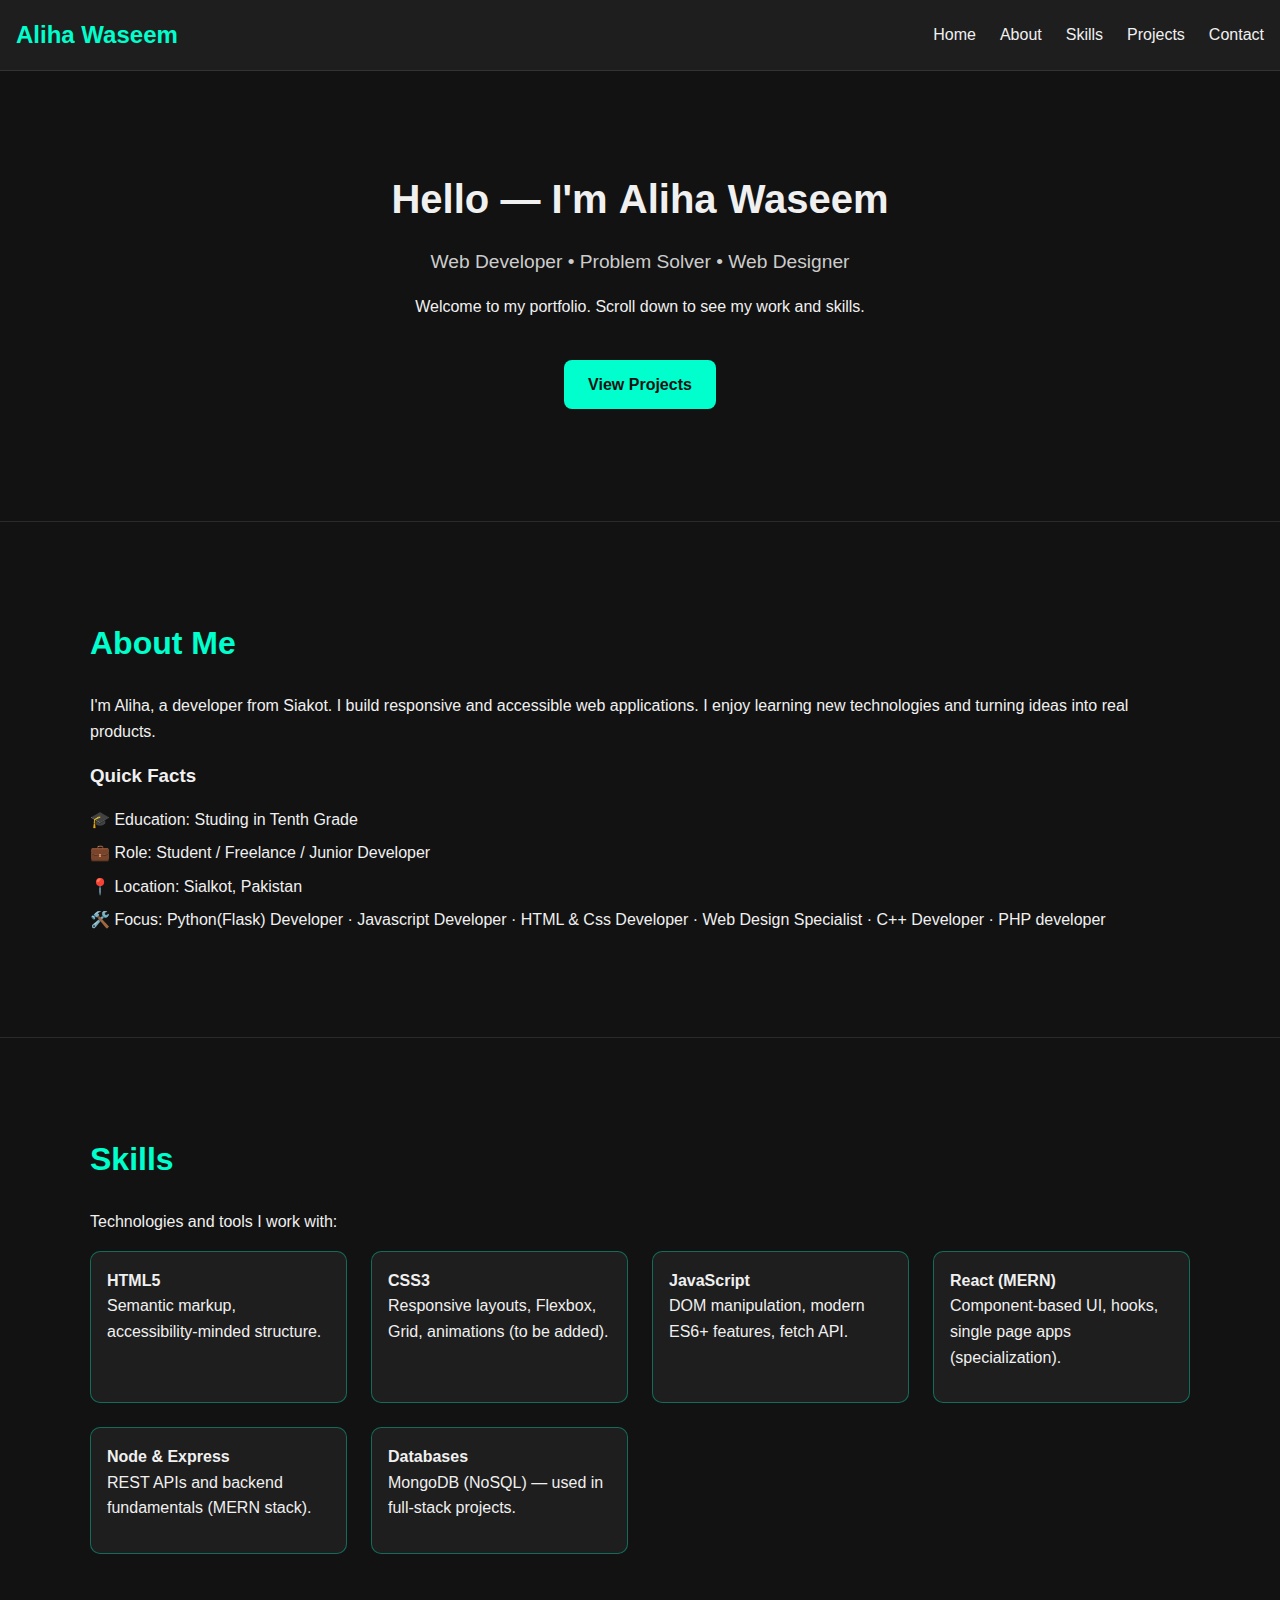
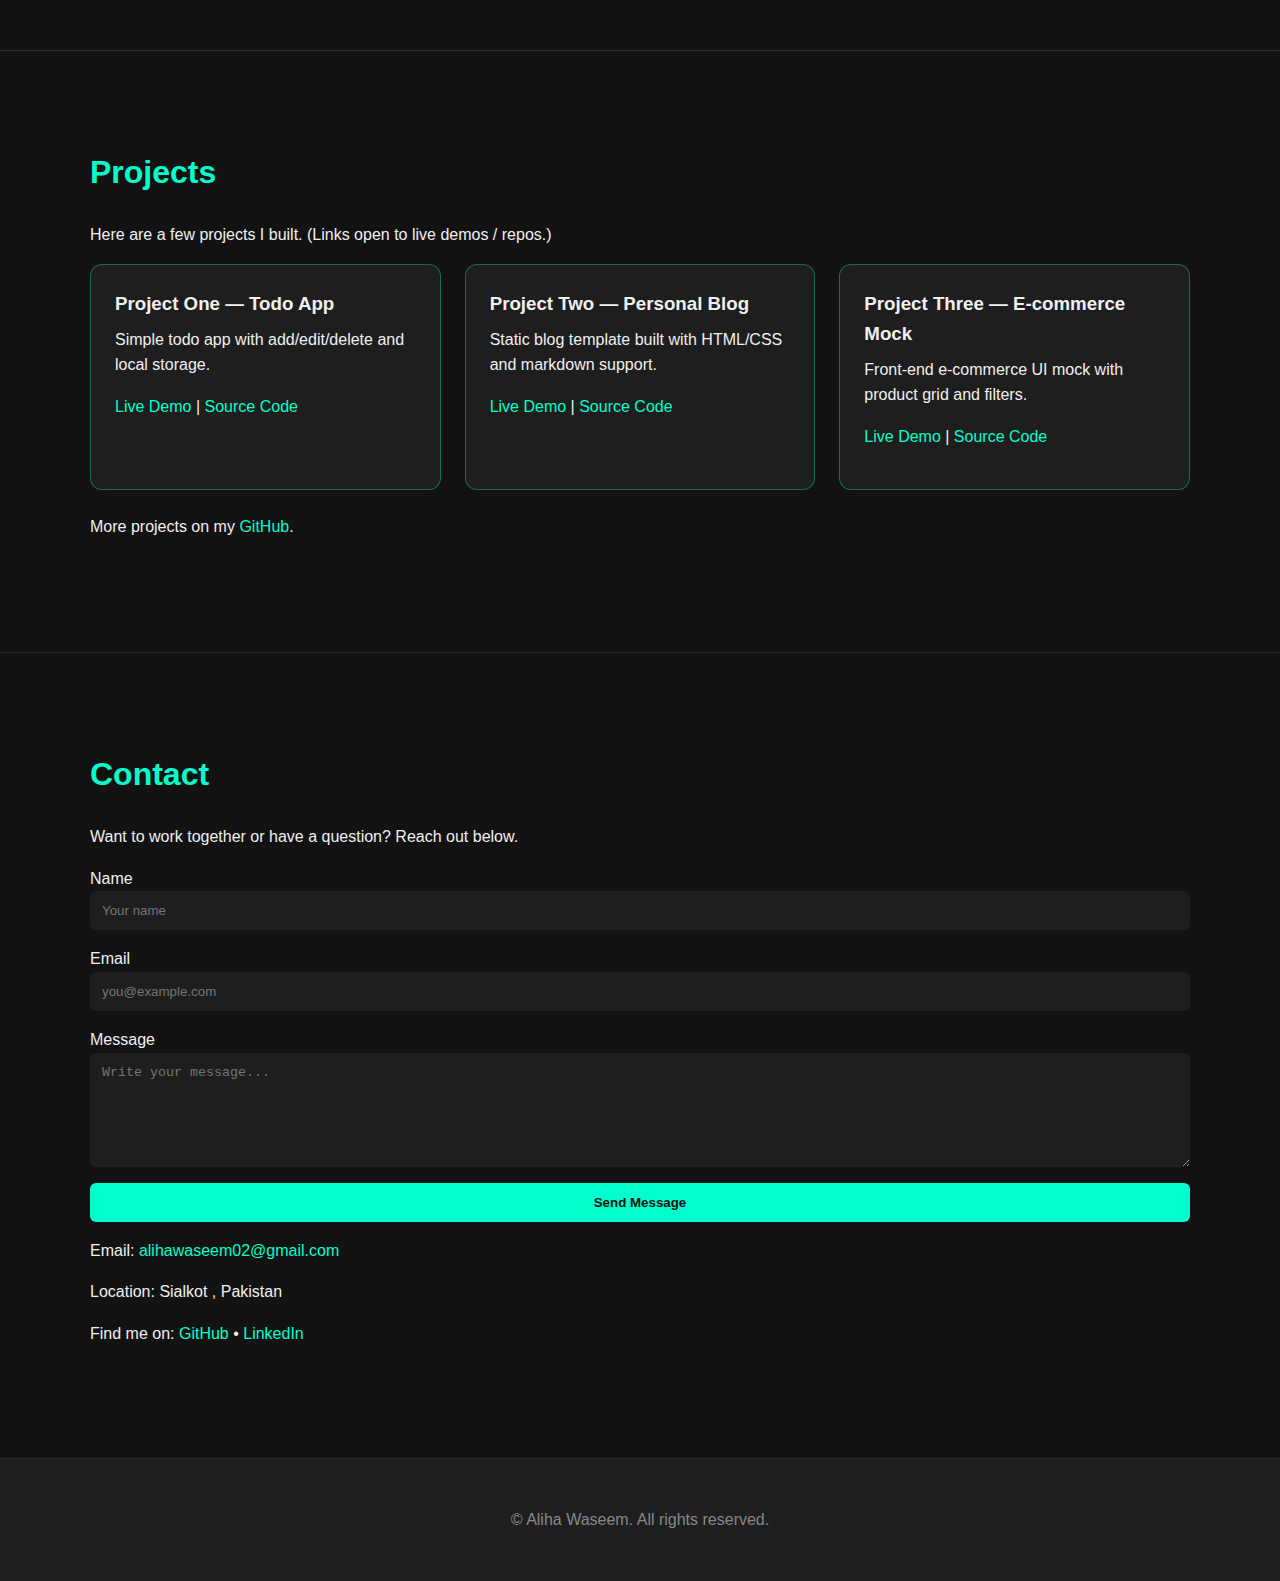
<file: index.html>
<!DOCTYPE html>
<html lang="en">
<head>
  <meta charset="utf-8" />
  <meta name="viewport" content="width=device-width,initial-scale=1" />
  <title>Aliha Waseem — Portfolio</title>
  <meta name="description" content="Personal portfolio of Aliha Waseem — projects, skills, and contact."> 
  <link href = "styles.css" rel = "stylesheet">
</head>
<body>
  <!-- ====== Header / Navigation ====== -->
  <header id="header" role="banner">
    <nav role="navigation" aria-label="Main navigation">
      <a class="logo" href="#home">Aliha Waseem</a>
      <button class="nav-toggle" aria-controls="main-nav" aria-expanded="false">
       ☰
      </button>
      <ul id="main-nav" class="nav-list">
        <li><a href="#home">Home</a></li>
        <li><a href="#about">About</a></li>
        <li><a href="#skills">Skills</a></li>
        <li><a href="#projects">Projects</a></li>
        <li><a href="#contact">Contact</a></li>
      </ul>
    </nav>
  </header>

  <!-- ====== Home ====== -->
  <main>
    <section id="home" class="section home" aria-labelledby="home-heading">
      <div class="container">
        <h1 id="home-heading">Hello — I'm <strong>Aliha Waseem</strong></h1>
        <p class="lead">Web Developer •  Problem Solver • Web Designer</p>
        <p>Welcome to my portfolio. Scroll down to see my work and skills.</p>
        <!-- Replace with your profile image later -->
        
        <p><a href="#projects" class="cta">View Projects</a></p>
      </div>
    </section>

    <!-- ====== About ====== -->
    <section id="about" class="section about" aria-labelledby="about-heading">
      <div class="container">
        <h2 id="about-heading">About Me</h2>
        <p>
          I'm Aliha, a developer from Siakot. I build responsive and accessible web applications.
          I enjoy learning new technologies and turning ideas into real products.
        </p>

        <h3>Quick Facts</h3>
        <ul class="facts">
          <li>🎓 Education: Studing in Tenth Grade</li>
          <li>💼 Role: Student / Freelance / Junior Developer </li>
          <li>📍 Location: Sialkot, Pakistan</li>
          <li>🛠️ Focus: Python(Flask) Developer · Javascript Developer · HTML & Css Developer · Web Design Specialist · C++ Developer ·  PHP developer </li>
        </ul>
      </div>
    </section>

    <!-- ====== Skills ====== -->
    <section id="skills" class="section skills" aria-labelledby="skills-heading">
      <div class="container">
        <h2 id="skills-heading">Skills</h2>
        <p>Technologies and tools I work with:</p>

        <div class="skills-grid" role="list">
          <!-- Each skill can later have progress bars or icons via CSS/JS -->
          <article class="skill" role="listitem">
            <h4>HTML5</h4>
            <p>Semantic markup, accessibility-minded structure.</p>
          </article>

          <article class="skill" role="listitem">
            <h4>CSS3</h4>
            <p>Responsive layouts, Flexbox, Grid, animations (to be added).</p>
          </article>

          <article class="skill" role="listitem">
            <h4>JavaScript</h4>
            <p>DOM manipulation, modern ES6+ features, fetch API.</p>
          </article>

          <article class="skill" role="listitem">
            <h4>React (MERN)</h4>
            <p>Component-based UI, hooks, single page apps (specialization).</p>
          </article>

          <article class="skill" role="listitem">
            <h4>Node & Express</h4>
            <p>REST APIs and backend fundamentals (MERN stack).</p>
          </article>

          <article class="skill" role="listitem">
            <h4>Databases</h4>
            <p>MongoDB (NoSQL) — used in full-stack projects.</p>
          </article>
        </div>
      </div>
    </section>

    <!-- ====== Projects ====== -->
    <section id="projects" class="section projects" aria-labelledby="projects-heading">
      <div class="container">
        <h2 id="projects-heading">Projects</h2>
        <p>Here are a few projects I built. (Links open to live demos / repos.)</p>

        <div class="projects-grid">
          <!-- Project 1 -->
          <article class="project-card">
            <h3>Project One — Todo App</h3>
            <p>Simple todo app with add/edit/delete and local storage.</p>
            <p>
              <a href="#" rel="noopener" target="_blank">Live Demo</a> |
              <a href="#" rel="noopener" target="_blank">Source Code</a>
            </p>
          </article>

          <!-- Project 2 -->
          <article class="project-card">
            <h3>Project Two — Personal Blog</h3>
            <p>Static blog template built with HTML/CSS and markdown support.</p>
            <p>
              <a href="#" rel="noopener" target="_blank">Live Demo</a> |
              <a href="#" rel="noopener" target="_blank">Source Code</a>
            </p>
          </article>

          <!-- Project 3 -->
          <article class="project-card">
            <h3>Project Three — E-commerce Mock</h3>
            <p>Front-end e-commerce UI mock with product grid and filters.</p>
            <p>
              <a href="#" rel="noopener" target="_blank">Live Demo</a> |
              <a href="#" rel="noopener" target="_blank">Source Code</a>
            </p>
          </article>
        </div>

        <p class="more-projects">More projects on my <a href="https://github.com/AlihaWaseem" target="_blank" rel="noopener">GitHub</a>.</p>
      </div>
    </section>

    <!-- ====== Contact ====== -->
    <section id="contact" class="section contact" aria-labelledby="contact-heading">
      <div class="container">
        <h2 id="contact-heading">Contact</h2>
        <p>Want to work together or have a question? Reach out below.</p>

        <!-- Note: This form is static. Add JS or a backend later to handle submissions. -->
        <form id="contact-form" action="#" method="post" novalidate>
          <div class="form-row">
            <label for="name">Name</label>
            <input id="name" name="name" type="text" placeholder="Your name" required />
          </div>

          <div class="form-row">
            <label for="email">Email</label>
            <input id="email" name="email" type="email" placeholder="you@example.com" required />
          </div>

          <div class="form-row">
            <label for="message">Message</label>
            <textarea id="message" name="message" rows="6" placeholder="Write your message..." required></textarea>
          </div>

          <div class="form-row">
            <button type="submit">Send Message</button>
          </div>
        </form>

        <div class="contact-details" aria-hidden="false">
          <p>Email: <a href="mailto:alihawaseem02@gmail.com">alihawaseem02@gmail.com</a></p>
          <p>Location: Sialkot , Pakistan</p>
          <p>Find me on: <a href="https://github.com/AlihaWaseem" target="_blank" rel="noopener">GitHub</a> • <a href="https://www.linkedin.com/in/alihawaseem/" target="_blank" rel="noopener">LinkedIn</a></p>
        </div>
      </div>
    </section>
  </main>
  <script src="script.js"></script>

</body>
  <!-- ====== Footer ====== -->
  <footer role="contentinfo">
    <div class="container">
      <p>&copy; <span id="year"></span> Aliha Waseem. All rights reserved.</p>
      <!-- We'll set the year via JS later. -->
    </div>
  </footer>


</html>
</file>
<file: styles.css>
/* ========== Reset & Base Styles ========== */
* {
  margin: 0;
  padding: 0;
  box-sizing: border-box;
}

html {
  scroll-behavior: smooth;
}

body {
  font-family: "Segoe UI", Arial, sans-serif;
  background-color: #121212;
  color: #f0f0f0;
  line-height: 1.6;
}

/* Containers */
.container {
  width: 90%;
  max-width: 1100px;
  margin: auto;
  padding: 2rem 0;
}

/* ========== Navigation ========== */
header {
  background: #1e1e1e;
  position: sticky;
  top: 0;
  z-index: 1000;
  border-bottom: 1px solid #333;
}

nav {
  display: flex;
  justify-content: space-between;
  align-items: center;
  padding: 1rem;
}

nav .logo {
  font-size: 1.5rem;
  font-weight: bold;
  color: #00ffcc;
  text-decoration: none;
}

nav ul {
  list-style: none;
  display: flex;
  gap: 1.5rem;
}

nav ul li a {
  text-decoration: none;
  color: #f0f0f0;
  font-weight: 500;
  transition: color 0.3s ease, text-shadow 0.3s ease;
}

nav ul li a:hover {
  color: #00ffcc;
  text-shadow:
    0 0 6px rgba(0, 255, 204, 0.8),
    0 0 14px rgba(0, 255, 204, 0.6);
}

/* Mobile nav button (hidden by default) */
.nav-toggle {
  display: none;
  background: none;
  border: none;
  font-size: 1.2rem;
  color: #f0f0f0;
}

/* ========== Sections ========== */
.section {
  padding: 4rem 0;
  border-bottom: 1px solid #2a2a2a;
}

.section h2 {
  font-size: 2rem;
  margin-bottom: 1.5rem;
  color: #00ffcc;
}

.section p {
  margin-bottom: 1rem;
}

/* ========== Home Section ========== */
.home {
  text-align: center;
}

.home h1 {
  font-size: 2.5rem;
  margin-bottom: 1rem;
}

.home .lead {
  font-size: 1.2rem;
  color: #ccc;
}

.hero-image img {
  margin-top: 1.5rem;
  max-width: 180px;
  border-radius: 50%;
  border: 3px solid #00ffcc;
}

.cta {
  display: inline-block;
  margin-top: 1.5rem;
  padding: 0.75rem 1.5rem;
  background: #00ffcc;
  color: #121212;
  font-weight: bold;
  text-decoration: none;
  border-radius: 8px;
  transition: background 0.3s ease;
}

.cta:hover {
  background: #00ccaa;
}

/* ========== About Section ========== */
.facts {
  list-style: none;
  margin-top: 1rem;
}

.facts li {
  margin: 0.5rem 0;
}

/* ========== Skills Section ========== */
.skills-grid {
  display: grid;
  gap: 1.5rem;
  grid-template-columns: repeat(auto-fit, minmax(250px, 1fr));
}

.skill {
  background: #1e1e1e;
  padding: 1rem;
  border-radius: 10px;
  border: 1px solid rgba(0, 255, 204, 0.35);
  transition: transform 0.3s ease, box-shadow 0.3s ease;
}

.skill:hover {
  transform: translateY(-5px);
  box-shadow:
    0 0 6px rgba(0, 255, 204, 0.65),
    0 0 14px rgba(0, 255, 204, 0.5),
    0 0 24px rgba(0, 255, 204, 0.35);
}

/* ========== Projects Section ========== */
.projects-grid {
  display: grid;
  gap: 1.5rem;
  grid-template-columns: repeat(auto-fit, minmax(280px, 1fr));
}

.project-card {
  background: #1e1e1e;
  padding: 1.5rem;
  border-radius: 12px;
  border: 1px solid rgba(0, 255, 204, 0.35);
  transition: transform 0.3s ease, background 0.3s ease, box-shadow 0.3s ease;
}

.project-card h3 {
  margin-bottom: 0.5rem;
}

.project-card a {
  color: #00ffcc;
  text-decoration: none;
  font-weight: 500;
  transition: text-shadow 0.25s ease;
}

.project-card a:hover {
  text-shadow:
    0 0 6px rgba(0, 255, 204, 0.8),
    0 0 14px rgba(0, 255, 204, 0.6),
    0 0 22px rgba(0, 255, 204, 0.35);
}

.project-card:hover {
  transform: translateY(-6px);
  background: #222;
  box-shadow:
    0 0 6px rgba(0, 255, 204, 0.65),
    0 0 14px rgba(0, 255, 204, 0.5),
    0 0 24px rgba(0, 255, 204, 0.35);
}

.more-projects {
  margin-top: 1.5rem;
}

/* ========== Contact Section ========== */
form {
  display: grid;
  gap: 1rem;
  margin-top: 1rem;
}

.form-row {
  display: flex;
  flex-direction: column;
}

input, textarea {
  padding: 0.75rem;
  border: none;
  border-radius: 6px;
  background: #1e1e1e;
  color: #f0f0f0;
}

input:focus, textarea:focus {
  outline: 2px solid #00ffcc;
}

button[type="submit"] {
  padding: 0.75rem;
  border: none;
  border-radius: 6px;
  background: #00ffcc;
  color: #121212;
  font-weight: bold;
  cursor: pointer;
  transition: background 0.3s ease;
}

button[type="submit"]:hover {
  background: #00ccaa;
}

.contact-details p {
  margin-top: 1rem;
}

/* Neon links for all content inside main */
main a:not(.cta) {
  color: #00ffcc;
  text-decoration: none;
  font-weight: 500;
  transition: text-shadow 0.25s ease, color 0.25s ease;
}

main a:not(.cta):hover,
main a:not(.cta):focus-visible {
  color: #00ffcc;
  text-shadow:
    0 0 6px rgba(0, 255, 204, 0.8),
    0 0 14px rgba(0, 255, 204, 0.6),
    0 0 22px rgba(0, 255, 204, 0.35);
  outline: none;
}

main a:not(.cta):focus-visible {
  outline: 2px solid rgba(0, 255, 204, 0.65);
  outline-offset: 2px;
  border-radius: 4px;
}

/* ========== Footer ========== */
footer {
  text-align: center;
  padding: 1rem;
  background: #1e1e1e;
  color: #888;
}

/* ========== Responsive Design ========== */
@media (max-width: 768px) {
  nav ul {
    display: none;
    flex-direction: column;
    background: #1e1e1e;
    position: absolute;
    top: 60px;
    right: 0;
    width: 200px;
    padding: 1rem;
    border: 1px solid #333;
  }

  nav ul.show {
    display: flex;
  }

  .nav-toggle {
    display: block;
  }
}

@media (max-width: 480px) {
  .home h1 {
    font-size: 1.8rem;
  }

  .section h2 {
    font-size: 1.5rem;
  }
}
</file>
